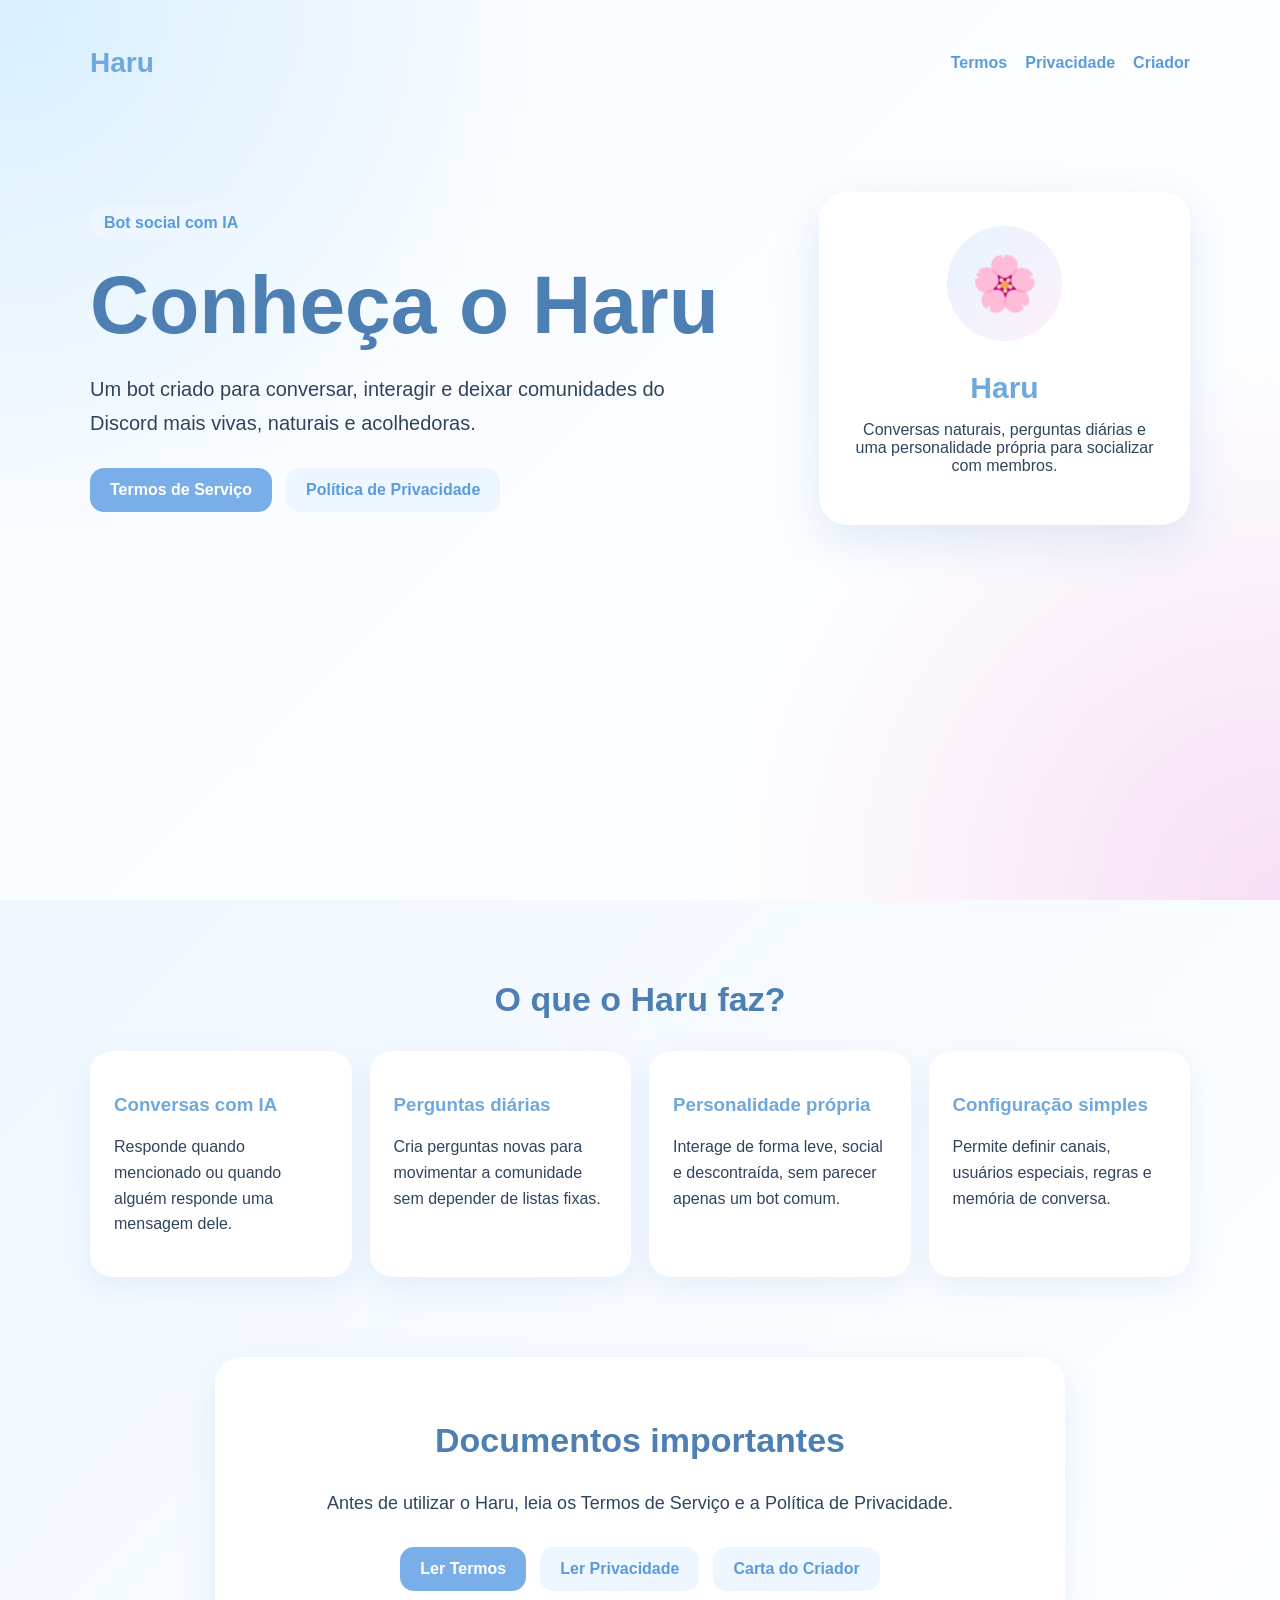
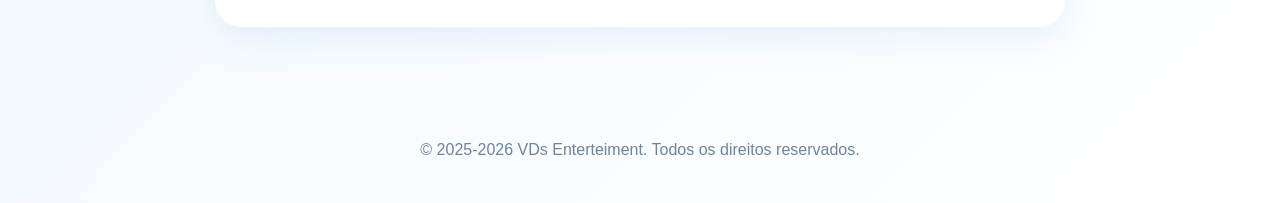
<file: index.html>
<!DOCTYPE html>
<html lang="pt-BR">
<head>
  <meta charset="UTF-8" />
  <meta name="viewport" content="width=device-width, initial-scale=1.0" />

  <title>Haru — Bot Social com IA</title>
  <link rel="stylesheet" href="style.css" />
</head>
<body>

  <header class="hero">
    <nav class="navbar">
      <h2 class="logo">Haru</h2>

      <div class="nav-links">
        <a href="termos.html">Termos</a>
        <a href="privacidade.html">Privacidade</a>
        <a href="criador.html">Criador</a>
      </div>
    </nav>

    <section class="hero-content">
      <div class="hero-text">
        <span class="tag">Bot social com IA</span>

        <h1>Conheça o Haru</h1>

        <p>
          Um bot criado para conversar, interagir e deixar comunidades do Discord
          mais vivas, naturais e acolhedoras.
        </p>

        <div class="hero-buttons">
          <a href="termos.html" class="btn primary">Termos de Serviço</a>
          <a href="privacidade.html" class="btn secondary">Política de Privacidade</a>
        </div>
      </div>

      <div class="hero-card">
        <div class="avatar-circle">🌸</div>
        <h3>Haru</h3>
        <p>
          Conversas naturais, perguntas diárias e uma personalidade própria
          para socializar com membros.
        </p>
      </div>
    </section>
  </header>

  <main>
    <section class="features">
      <h2>O que o Haru faz?</h2>

      <div class="feature-grid">
        <article class="feature">
          <h3>Conversas com IA</h3>
          <p>Responde quando mencionado ou quando alguém responde uma mensagem dele.</p>
        </article>

        <article class="feature">
          <h3>Perguntas diárias</h3>
          <p>Cria perguntas novas para movimentar a comunidade sem depender de listas fixas.</p>
        </article>

        <article class="feature">
          <h3>Personalidade própria</h3>
          <p>Interage de forma leve, social e descontraída, sem parecer apenas um bot comum.</p>
        </article>

        <article class="feature">
          <h3>Configuração simples</h3>
          <p>Permite definir canais, usuários especiais, regras e memória de conversa.</p>
        </article>
      </div>
    </section>

    <section class="notice">
      <h2>Documentos importantes</h2>
      <p>
        Antes de utilizar o Haru, leia os Termos de Serviço e a Política de Privacidade.
      </p>

      <div class="hero-buttons center">
        <a href="termos.html" class="btn primary">Ler Termos</a>
        <a href="privacidade.html" class="btn secondary">Ler Privacidade</a>
        <a href="criador.html" class="btn secondary">Carta do Criador</a>
      </div>
    </section>
  </main>

  <footer>
    <p>© 2025-2026 VDs Enterteiment. Todos os direitos reservados.</p>
  </footer>

</body>
</html>
</file>
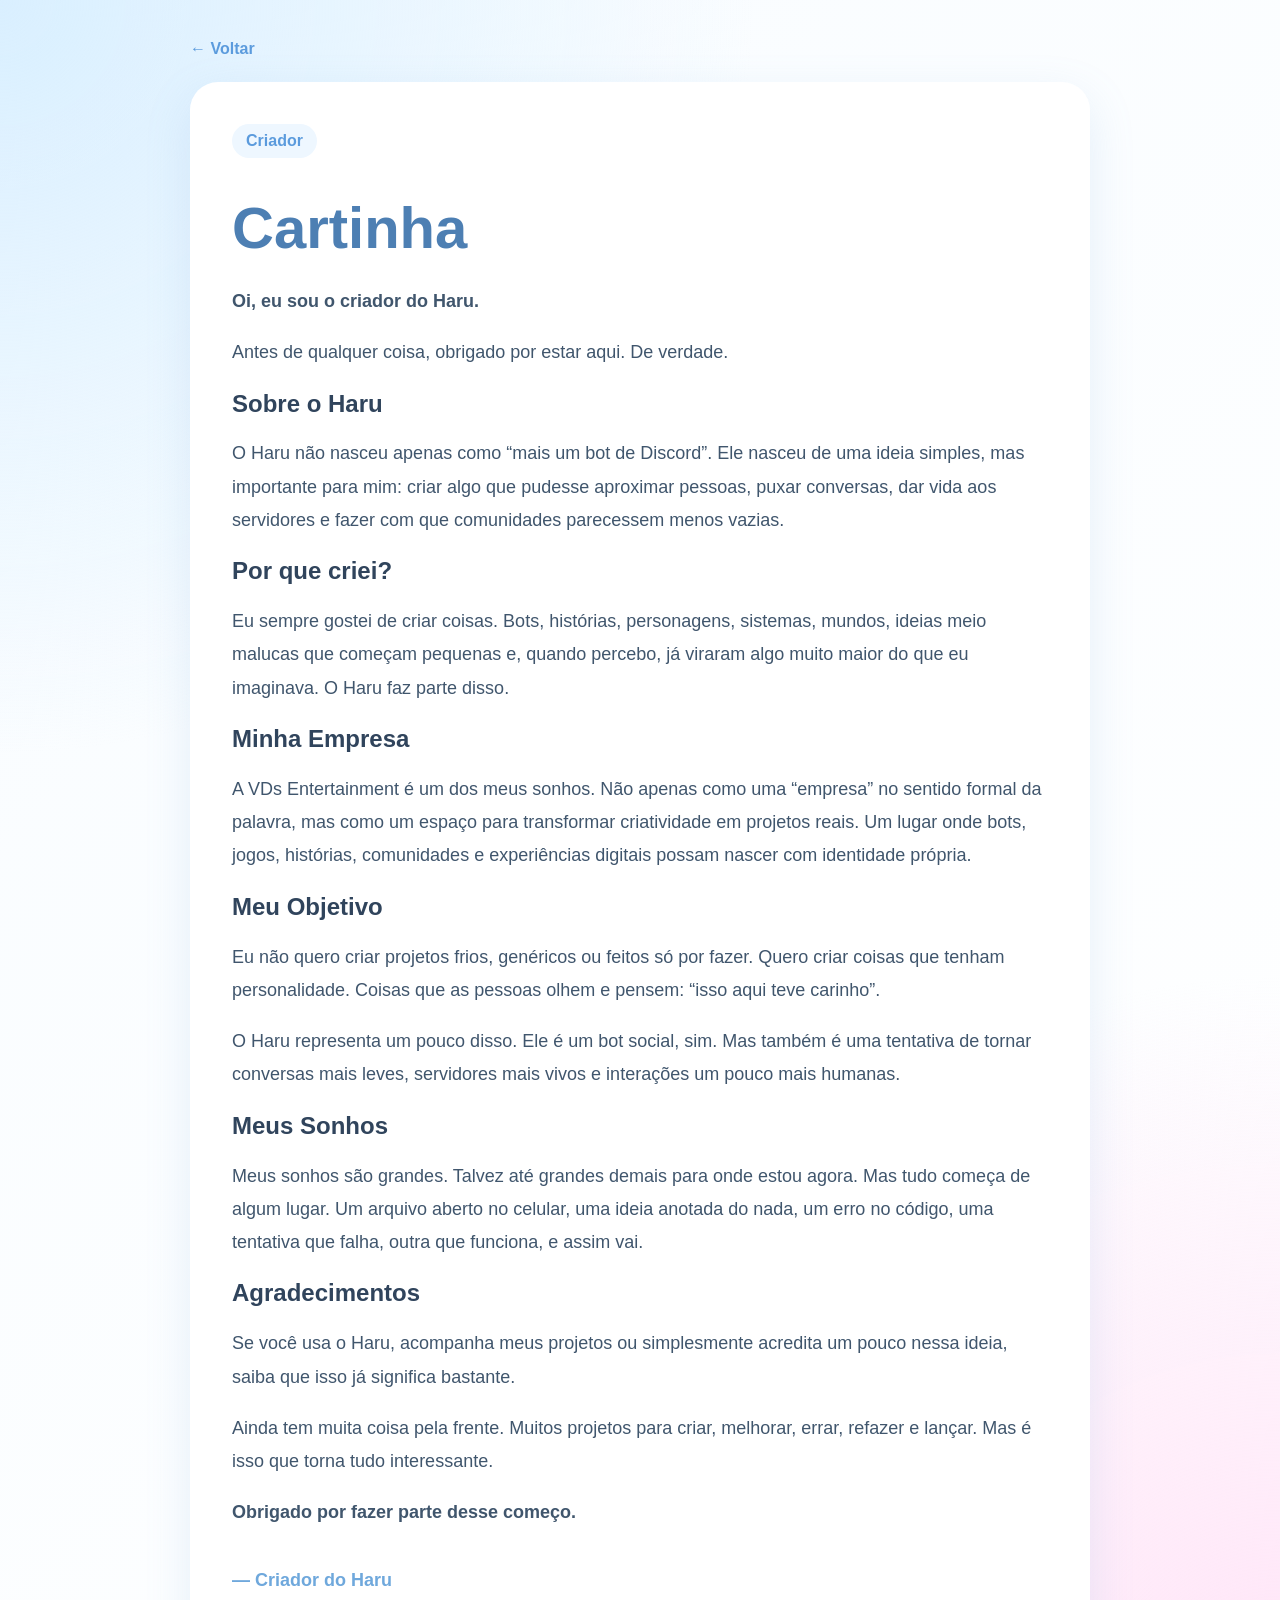
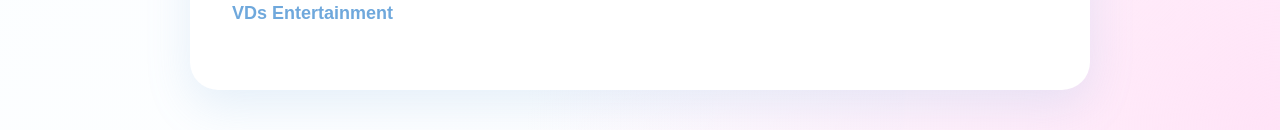
<file: criador.html>
<!DOCTYPE html>
<html lang="pt-BR">
<head>
  <meta charset="UTF-8" />
  <meta name="viewport" content="width=device-width, initial-scale=1.0" />

  <title>Carta do Criador</title>
  <link rel="stylesheet" href="style.css" />
</head>
<body>

  <main class="letter-page">
    <a href="index.html" class="back-link">← Voltar</a>

    <section class="letter-card">
      <span class="tag">Criador</span>

      <h1>Cartinha</h1>
      
      <p><strong>Oi, eu sou o criador do Haru.</strong></p>

      <p>
        Antes de qualquer coisa, obrigado por estar aqui. De verdade.
      </p>

      <h2>Sobre o Haru</h2>
      <p>
        O Haru não nasceu apenas como “mais um bot de Discord”. Ele nasceu de uma ideia
        simples, mas importante para mim: criar algo que pudesse aproximar pessoas,
        puxar conversas, dar vida aos servidores e fazer com que comunidades parecessem
        menos vazias.
      </p>

      <h2>Por que criei?</h2>
      <p>
        Eu sempre gostei de criar coisas. Bots, histórias, personagens, sistemas,
        mundos, ideias meio malucas que começam pequenas e, quando percebo, já viraram
        algo muito maior do que eu imaginava. O Haru faz parte disso.
      </p>

      <h2>Minha Empresa</h2>
      <p>
        A VDs Entertainment é um dos meus sonhos. Não apenas como uma “empresa” no sentido
        formal da palavra, mas como um espaço para transformar criatividade em projetos
        reais. Um lugar onde bots, jogos, histórias, comunidades e experiências digitais
        possam nascer com identidade própria.
      </p>

      <h2>Meu Objetivo</h2>
      <p>
        Eu não quero criar projetos frios, genéricos ou feitos só por fazer. Quero criar
        coisas que tenham personalidade. Coisas que as pessoas olhem e pensem:
        “isso aqui teve carinho”.
      </p>

      <p>
        O Haru representa um pouco disso. Ele é um bot social, sim. Mas também é uma
        tentativa de tornar conversas mais leves, servidores mais vivos e interações
        um pouco mais humanas.
      </p>

      <h2>Meus Sonhos</h2>
      <p>
        Meus sonhos são grandes. Talvez até grandes demais para onde estou agora.
        Mas tudo começa de algum lugar. Um arquivo aberto no celular, uma ideia anotada
        do nada, um erro no código, uma tentativa que falha, outra que funciona, e assim
        vai.
      </p>

      <h2>Agradecimentos</h2>
      <p>
        Se você usa o Haru, acompanha meus projetos ou simplesmente acredita um pouco
        nessa ideia, saiba que isso já significa bastante.
      </p>

      <p>
        Ainda tem muita coisa pela frente. Muitos projetos para criar, melhorar, errar,
        refazer e lançar. Mas é isso que torna tudo interessante.
      </p>

      <p><strong>Obrigado por fazer parte desse começo.</strong></p>

      <p class="signature">
        — Criador do Haru<br>
        VDs Entertainment
      </p>
    </section>
  </main>

</body>
</html>
</file>
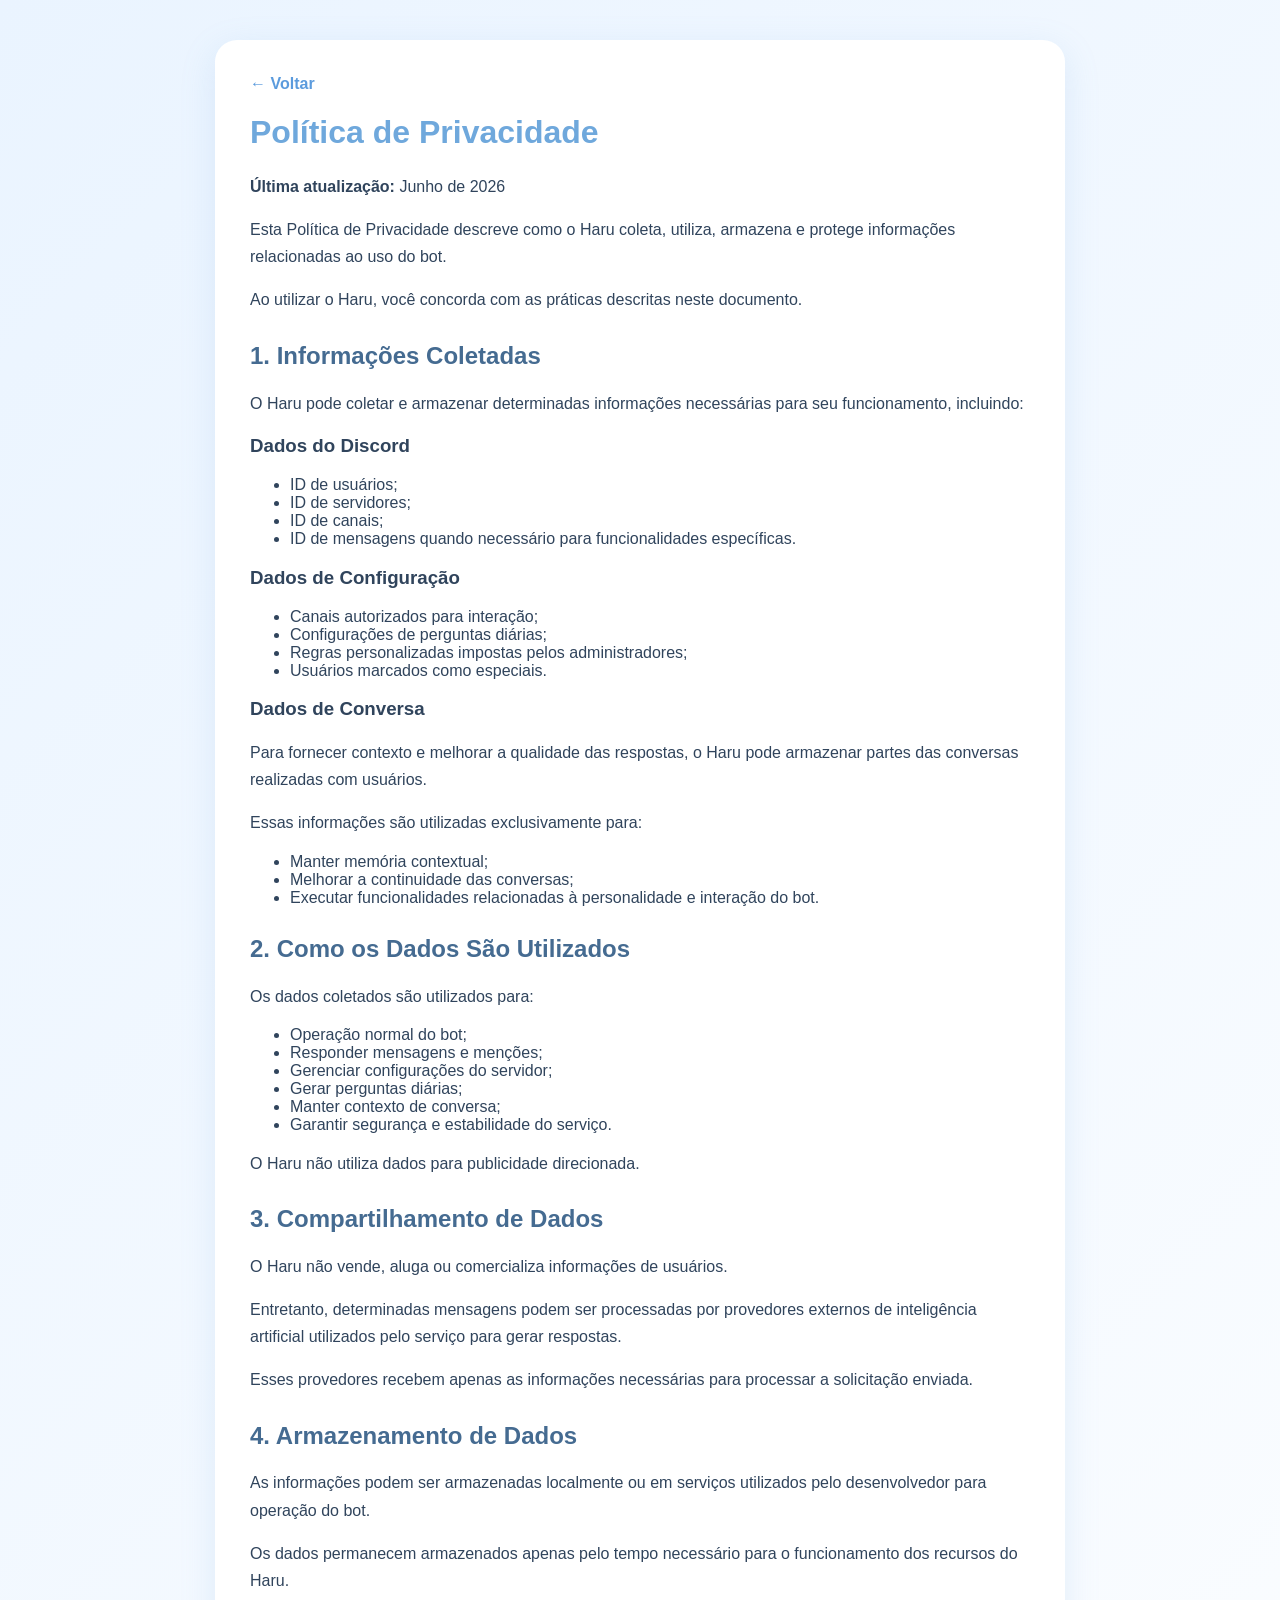
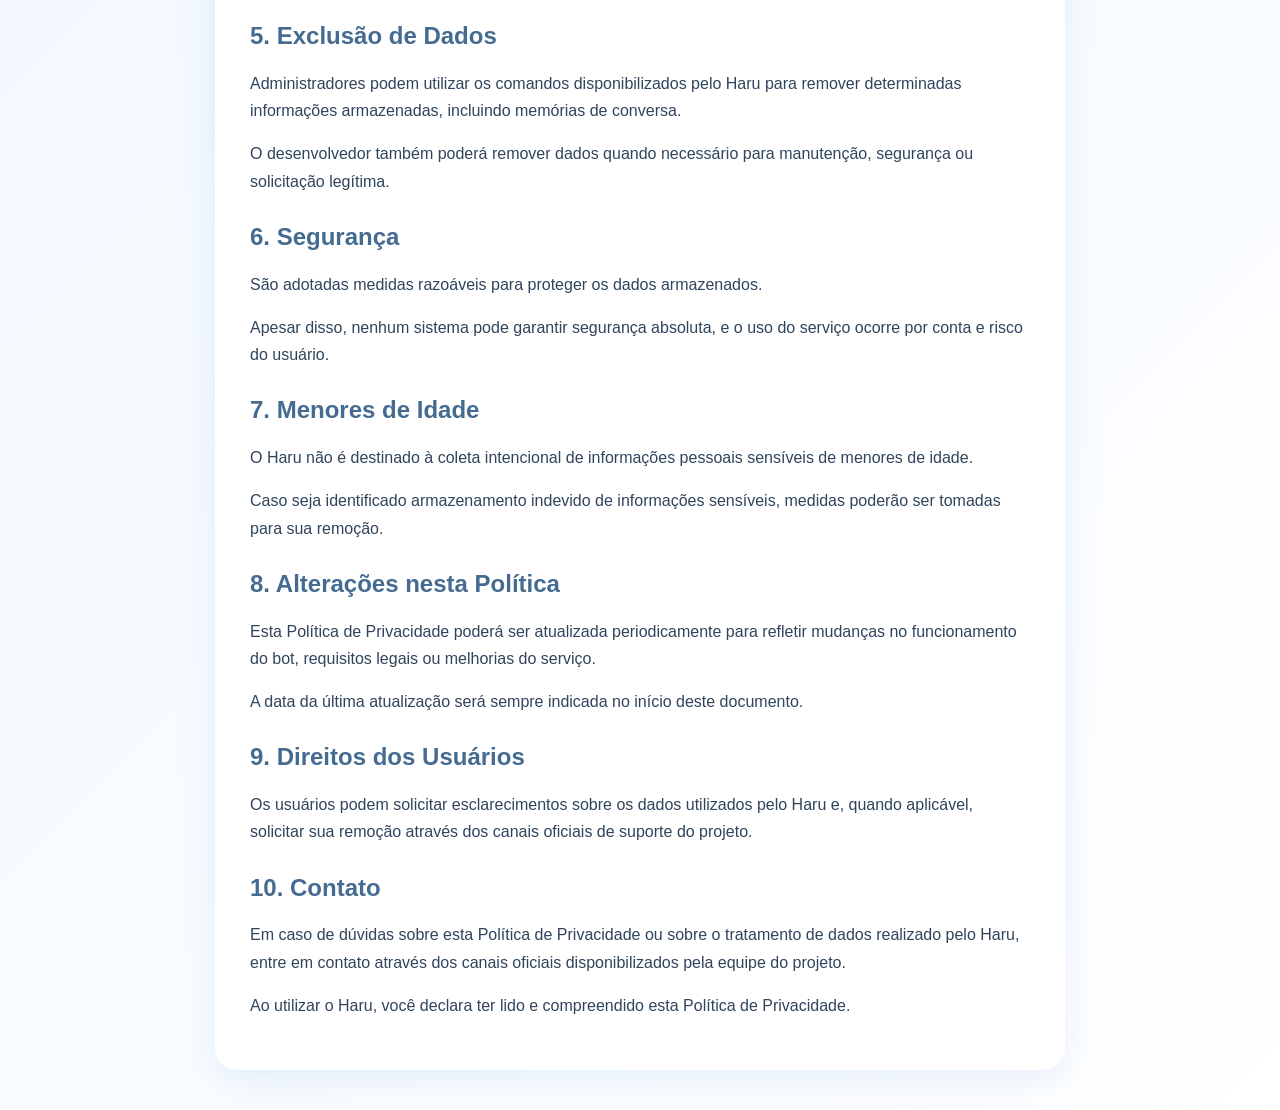
<file: privacidade.html>
<!DOCTYPE html>
<html lang="pt-BR">
<head>
  <meta charset="UTF-8">
  <meta name="viewport" content="width=device-width, initial-scale=1.0">
  <title>Política de Privacidade</title>
  <link rel="stylesheet" href="style.css">
</head>
<body>
  <main class="document">
    <a href="index.html">← Voltar</a>

    <h1>Política de Privacidade</h1>
    <p><strong>Última atualização:</strong> Junho de 2026</p>

    <p>Esta Política de Privacidade descreve como o Haru coleta, utiliza, armazena e protege informações relacionadas ao uso do bot.</p>
    <p>Ao utilizar o Haru, você concorda com as práticas descritas neste documento.</p>

    <h2>1. Informações Coletadas</h2>
    <p>O Haru pode coletar e armazenar determinadas informações necessárias para seu funcionamento, incluindo:</p>

    <h3>Dados do Discord</h3>
    <ul>
      <li>ID de usuários;</li>
      <li>ID de servidores;</li>
      <li>ID de canais;</li>
      <li>ID de mensagens quando necessário para funcionalidades específicas.</li>
    </ul>

    <h3>Dados de Configuração</h3>
    <ul>
      <li>Canais autorizados para interação;</li>
      <li>Configurações de perguntas diárias;</li>
      <li>Regras personalizadas impostas pelos administradores;</li>
      <li>Usuários marcados como especiais.</li>
    </ul>

    <h3>Dados de Conversa</h3>
    <p>Para fornecer contexto e melhorar a qualidade das respostas, o Haru pode armazenar partes das conversas realizadas com usuários.</p>
    <p>Essas informações são utilizadas exclusivamente para:</p>
    <ul>
      <li>Manter memória contextual;</li>
      <li>Melhorar a continuidade das conversas;</li>
      <li>Executar funcionalidades relacionadas à personalidade e interação do bot.</li>
    </ul>

    <h2>2. Como os Dados São Utilizados</h2>
    <p>Os dados coletados são utilizados para:</p>
    <ul>
      <li>Operação normal do bot;</li>
      <li>Responder mensagens e menções;</li>
      <li>Gerenciar configurações do servidor;</li>
      <li>Gerar perguntas diárias;</li>
      <li>Manter contexto de conversa;</li>
      <li>Garantir segurança e estabilidade do serviço.</li>
    </ul>
    <p>O Haru não utiliza dados para publicidade direcionada.</p>

    <h2>3. Compartilhamento de Dados</h2>
    <p>O Haru não vende, aluga ou comercializa informações de usuários.</p>
    <p>Entretanto, determinadas mensagens podem ser processadas por provedores externos de inteligência artificial utilizados pelo serviço para gerar respostas.</p>
    <p>Esses provedores recebem apenas as informações necessárias para processar a solicitação enviada.</p>

    <h2>4. Armazenamento de Dados</h2>
    <p>As informações podem ser armazenadas localmente ou em serviços utilizados pelo desenvolvedor para operação do bot.</p>
    <p>Os dados permanecem armazenados apenas pelo tempo necessário para o funcionamento dos recursos do Haru.</p>

    <h2>5. Exclusão de Dados</h2>
    <p>Administradores podem utilizar os comandos disponibilizados pelo Haru para remover determinadas informações armazenadas, incluindo memórias de conversa.</p>
    <p>O desenvolvedor também poderá remover dados quando necessário para manutenção, segurança ou solicitação legítima.</p>

    <h2>6. Segurança</h2>
    <p>São adotadas medidas razoáveis para proteger os dados armazenados.</p>
    <p>Apesar disso, nenhum sistema pode garantir segurança absoluta, e o uso do serviço ocorre por conta e risco do usuário.</p>

    <h2>7. Menores de Idade</h2>
    <p>O Haru não é destinado à coleta intencional de informações pessoais sensíveis de menores de idade.</p>
    <p>Caso seja identificado armazenamento indevido de informações sensíveis, medidas poderão ser tomadas para sua remoção.</p>

    <h2>8. Alterações nesta Política</h2>
    <p>Esta Política de Privacidade poderá ser atualizada periodicamente para refletir mudanças no funcionamento do bot, requisitos legais ou melhorias do serviço.</p>
    <p>A data da última atualização será sempre indicada no início deste documento.</p>

    <h2>9. Direitos dos Usuários</h2>
    <p>Os usuários podem solicitar esclarecimentos sobre os dados utilizados pelo Haru e, quando aplicável, solicitar sua remoção através dos canais oficiais de suporte do projeto.</p>

    <h2>10. Contato</h2>
    <p>Em caso de dúvidas sobre esta Política de Privacidade ou sobre o tratamento de dados realizado pelo Haru, entre em contato através dos canais oficiais disponibilizados pela equipe do projeto.</p>

    <p>Ao utilizar o Haru, você declara ter lido e compreendido esta Política de Privacidade.</p>
  </main>
</body>
</html>
</file>
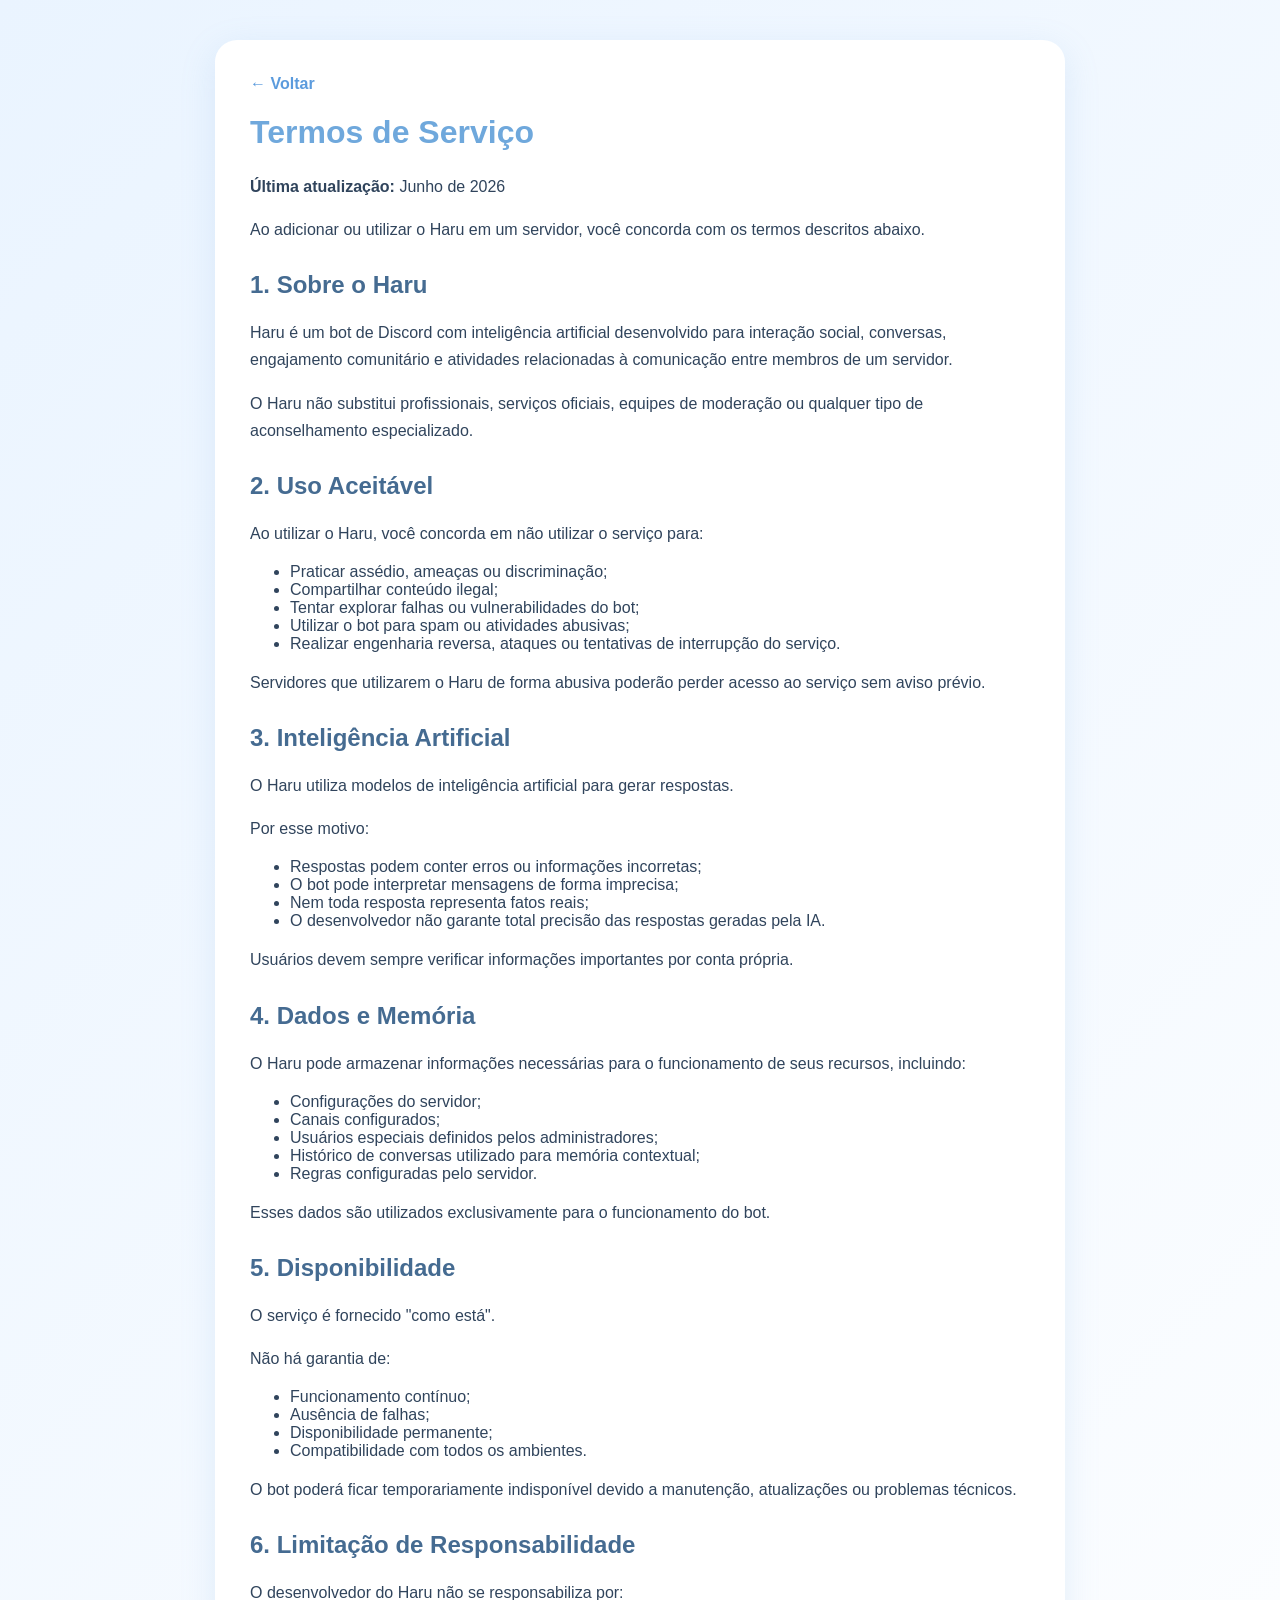
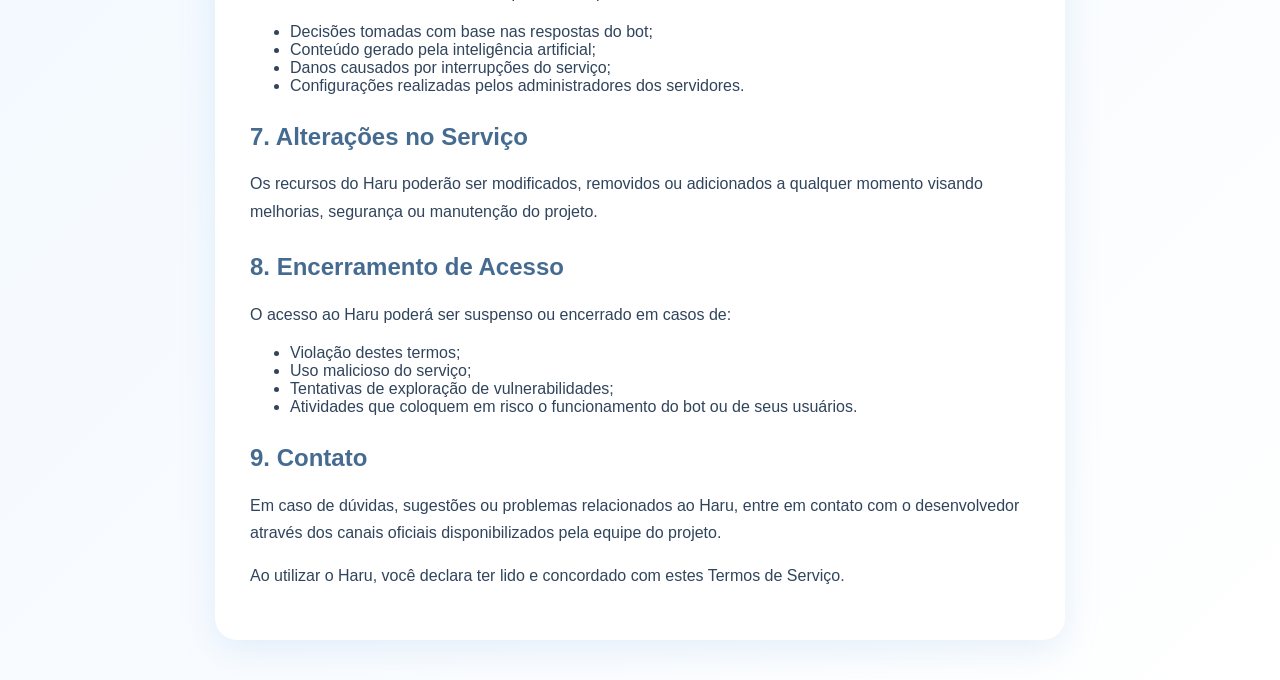
<file: termos.html>
<!DOCTYPE html>
<html lang="pt-BR">
<head>
  <meta charset="UTF-8">
  <meta name="viewport" content="width=device-width, initial-scale=1.0">
  <title>Termos de Serviço</title>
  <link rel="stylesheet" href="style.css">
</head>
<body>
  <main class="document">
    <a href="index.html">← Voltar</a>

    <h1>Termos de Serviço</h1>
    <p><strong>Última atualização:</strong> Junho de 2026</p>

    <p>Ao adicionar ou utilizar o Haru em um servidor, você concorda com os termos descritos abaixo.</p>

    <h2>1. Sobre o Haru</h2>
    <p>Haru é um bot de Discord com inteligência artificial desenvolvido para interação social, conversas, engajamento comunitário e atividades relacionadas à comunicação entre membros de um servidor.</p>
    <p>O Haru não substitui profissionais, serviços oficiais, equipes de moderação ou qualquer tipo de aconselhamento especializado.</p>

    <h2>2. Uso Aceitável</h2>
    <p>Ao utilizar o Haru, você concorda em não utilizar o serviço para:</p>
    <ul>
      <li>Praticar assédio, ameaças ou discriminação;</li>
      <li>Compartilhar conteúdo ilegal;</li>
      <li>Tentar explorar falhas ou vulnerabilidades do bot;</li>
      <li>Utilizar o bot para spam ou atividades abusivas;</li>
      <li>Realizar engenharia reversa, ataques ou tentativas de interrupção do serviço.</li>
    </ul>
    <p>Servidores que utilizarem o Haru de forma abusiva poderão perder acesso ao serviço sem aviso prévio.</p>

    <h2>3. Inteligência Artificial</h2>
    <p>O Haru utiliza modelos de inteligência artificial para gerar respostas.</p>
    <p>Por esse motivo:</p>
    <ul>
      <li>Respostas podem conter erros ou informações incorretas;</li>
      <li>O bot pode interpretar mensagens de forma imprecisa;</li>
      <li>Nem toda resposta representa fatos reais;</li>
      <li>O desenvolvedor não garante total precisão das respostas geradas pela IA.</li>
    </ul>
    <p>Usuários devem sempre verificar informações importantes por conta própria.</p>

    <h2>4. Dados e Memória</h2>
    <p>O Haru pode armazenar informações necessárias para o funcionamento de seus recursos, incluindo:</p>
    <ul>
      <li>Configurações do servidor;</li>
      <li>Canais configurados;</li>
      <li>Usuários especiais definidos pelos administradores;</li>
      <li>Histórico de conversas utilizado para memória contextual;</li>
      <li>Regras configuradas pelo servidor.</li>
    </ul>
    <p>Esses dados são utilizados exclusivamente para o funcionamento do bot.</p>

    <h2>5. Disponibilidade</h2>
    <p>O serviço é fornecido "como está".</p>
    <p>Não há garantia de:</p>
    <ul>
      <li>Funcionamento contínuo;</li>
      <li>Ausência de falhas;</li>
      <li>Disponibilidade permanente;</li>
      <li>Compatibilidade com todos os ambientes.</li>
    </ul>
    <p>O bot poderá ficar temporariamente indisponível devido a manutenção, atualizações ou problemas técnicos.</p>

    <h2>6. Limitação de Responsabilidade</h2>
    <p>O desenvolvedor do Haru não se responsabiliza por:</p>
    <ul>
      <li>Decisões tomadas com base nas respostas do bot;</li>
      <li>Conteúdo gerado pela inteligência artificial;</li>
      <li>Danos causados por interrupções do serviço;</li>
      <li>Configurações realizadas pelos administradores dos servidores.</li>
    </ul>

    <h2>7. Alterações no Serviço</h2>
    <p>Os recursos do Haru poderão ser modificados, removidos ou adicionados a qualquer momento visando melhorias, segurança ou manutenção do projeto.</p>

    <h2>8. Encerramento de Acesso</h2>
    <p>O acesso ao Haru poderá ser suspenso ou encerrado em casos de:</p>
    <ul>
      <li>Violação destes termos;</li>
      <li>Uso malicioso do serviço;</li>
      <li>Tentativas de exploração de vulnerabilidades;</li>
      <li>Atividades que coloquem em risco o funcionamento do bot ou de seus usuários.</li>
    </ul>

    <h2>9. Contato</h2>
    <p>Em caso de dúvidas, sugestões ou problemas relacionados ao Haru, entre em contato com o desenvolvedor através dos canais oficiais disponibilizados pela equipe do projeto.</p>

    <p>Ao utilizar o Haru, você declara ter lido e concordado com estes Termos de Serviço.</p>
  </main>
</body>
</html>
</file>
<file: style.css>
* {
  box-sizing: border-box;
}

body {
  margin: 0;
  font-family: Arial, sans-serif;
  background: linear-gradient(135deg, #eaf4ff, #ffffff);
  color: #30445c;
}

.card {
  width: min(90%, 600px);
  margin: 120px auto;
  padding: 40px;
  text-align: center;
  background: white;
  border-radius: 24px;
  box-shadow: 0 10px 35px rgba(120, 170, 220, 0.25);
}

.card h1 {
  font-size: 48px;
  margin-bottom: 10px;
  color: #7aaee8;
}

.card p {
  font-size: 18px;
  line-height: 1.6;
}

.links {
  display: flex;
  gap: 16px;
  justify-content: center;
  flex-wrap: wrap;
  margin-top: 30px;
}

a {
  color: #5b9bdd;
  text-decoration: none;
  font-weight: bold;
}

.links a {
  padding: 12px 18px;
  background: #eef7ff;
  border-radius: 14px;
}

.links a:hover {
  background: #dceeff;
}

.document {
  width: min(90%, 850px);
  margin: 40px auto;
  padding: 35px;
  background: white;
  border-radius: 22px;
  box-shadow: 0 10px 35px rgba(120, 170, 220, 0.18);
}

.document h1 {
  color: #6fa8dc;
}

.document h2 {
  margin-top: 28px;
  color: #456b91;
}

.document p {
  line-height: 1.7;
}

.hero {
  min-height: 100vh;
  padding: 24px;
  background:
    radial-gradient(circle at top left, #d9efff, transparent 35%),
    radial-gradient(circle at bottom right, #f7dff5, transparent 35%),
    linear-gradient(135deg, #f7fbff, #ffffff);
}

.navbar {
  width: min(1100px, 95%);
  margin: 0 auto;
  display: flex;
  align-items: center;
  justify-content: space-between;
}

.logo {
  color: #6fa8dc;
  font-size: 28px;
}

.nav-links {
  display: flex;
  gap: 18px;
}

.hero-content {
  width: min(1100px, 95%);
  margin: 90px auto 0;
  display: grid;
  grid-template-columns: 1.3fr 0.7fr;
  gap: 40px;
  align-items: center;
}

.tag {
  display: inline-block;
  padding: 8px 14px;
  background: #eef7ff;
  color: #5b9bdd;
  border-radius: 999px;
  font-weight: bold;
  margin-bottom: 18px;
}

.hero-text h1 {
  font-size: clamp(44px, 8vw, 82px);
  margin: 0;
  color: #4d7fb3;
}

.hero-text p {
  font-size: 20px;
  line-height: 1.7;
  max-width: 620px;
}

.hero-buttons {
  display: flex;
  gap: 14px;
  flex-wrap: wrap;
  margin-top: 28px;
}

.hero-buttons.center {
  justify-content: center;
}

.btn {
  padding: 13px 20px;
  border-radius: 14px;
  font-weight: bold;
}

.btn.primary {
  background: #7aaee8;
  color: white;
}

.btn.secondary {
  background: #eef7ff;
  color: #5b9bdd;
}

.hero-card {
  background: white;
  padding: 34px;
  border-radius: 28px;
  text-align: center;
  box-shadow: 0 16px 45px rgba(120, 170, 220, 0.22);
}

.avatar-circle {
  width: 115px;
  height: 115px;
  margin: 0 auto 18px;
  display: grid;
  place-items: center;
  border-radius: 50%;
  background: linear-gradient(135deg, #e5f4ff, #fff0fb);
  font-size: 54px;
}

.hero-card h3 {
  font-size: 30px;
  color: #6fa8dc;
  margin-bottom: 10px;
}

.features {
  width: min(1100px, 92%);
  margin: 80px auto;
  text-align: center;
}

.features h2,
.notice h2 {
  color: #4d7fb3;
  font-size: 34px;
}

.feature-grid {
  display: grid;
  grid-template-columns: repeat(4, 1fr);
  gap: 18px;
  margin-top: 32px;
}

.feature {
  background: white;
  padding: 24px;
  border-radius: 22px;
  box-shadow: 0 10px 30px rgba(120, 170, 220, 0.14);
  text-align: left;
}

.feature h3 {
  color: #6fa8dc;
}

.feature p {
  line-height: 1.6;
}

.notice {
  width: min(850px, 92%);
  margin: 70px auto;
  padding: 36px;
  text-align: center;
  background: #ffffff;
  border-radius: 26px;
  box-shadow: 0 10px 35px rgba(120, 170, 220, 0.16);
}

.notice p {
  font-size: 18px;
  line-height: 1.7;
}

footer {
  text-align: center;
  padding: 28px;
  color: #6d849c;
}

@media (max-width: 850px) {
  .hero-content {
    grid-template-columns: 1fr;
    margin-top: 55px;
  }

  .feature-grid {
    grid-template-columns: 1fr;
  }

  .hero-text {
    text-align: center;
  }

  .hero-text p {
    margin-inline: auto;
  }

  .hero-buttons {
    justify-content: center;
  }
}

.letter-page {
  min-height: 100vh;
  padding: 40px 20px;
  background:
    radial-gradient(circle at top left, #d9efff, transparent 35%),
    radial-gradient(circle at bottom right, #ffe3f7, transparent 35%),
    linear-gradient(135deg, #f8fcff, #ffffff);
}

.back-link {
  display: block;
  width: min(900px, 92%);
  margin: 0 auto 24px;
}

.letter-card {
  width: min(900px, 92%);
  margin: 0 auto;
  padding: 42px;
  background: white;
  border-radius: 28px;
  box-shadow: 0 16px 45px rgba(120, 170, 220, 0.18);
}

.letter-card h1 {
  color: #4d7fb3;
  font-size: clamp(34px, 6vw, 58px);
  margin: 18px 0 24px;
}

.letter-card p {
  font-size: 18px;
  line-height: 1.85;
  color: #40566d;
}

.signature {
  margin-top: 34px;
  font-weight: bold;
  color: #6fa8dc !important;
}
</file>
